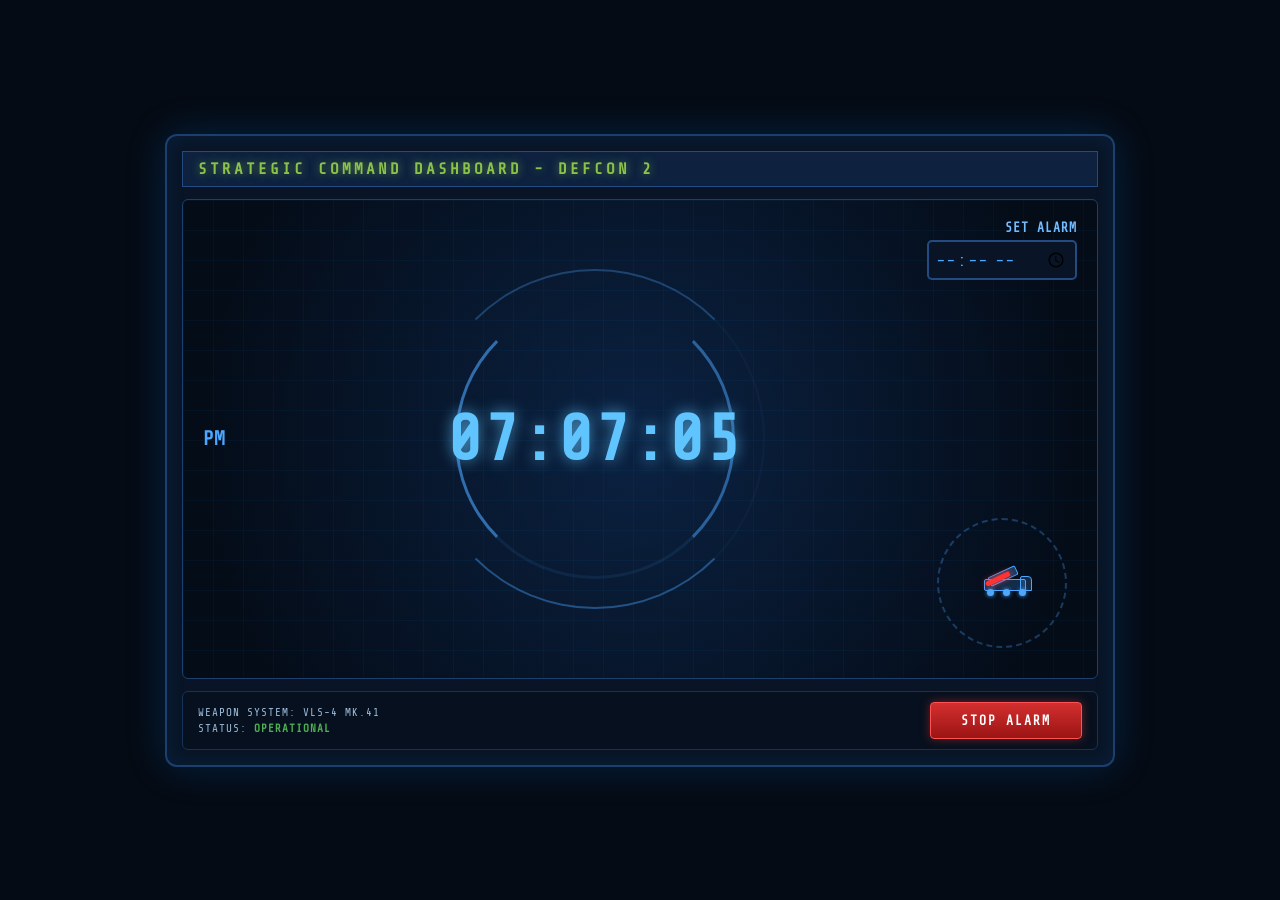
<file: digital alarm clock/index.html>
<!DOCTYPE html>
<html lang="en">
<head>
    <meta charset="UTF-8">
    <meta name="viewport" content="width=device-width, initial-scale=1.0">
    <link rel="stylesheet" href="style.css">
    <link href="https://fonts.googleapis.com/css2?family=Share+Tech+Mono&display=swap" rel="stylesheet">
    <title>Tactical Missile Truck Alarm Clock</title>
</head>
<body onload="updateTime()">

    <div class="command-container">
        <!-- Dashboard Header -->
        <div class="dashboard-header">
            STRATEGIC COMMAND DASHBOARD - DEFCON 2
        </div>

        <!-- Main HUD Screen Area -->
        <div class="hud-screen" id="lcd-screen">
            <div class="hud-grid"></div>

            <!-- Left Panel: AM/PM Indicator -->
            <div class="left-panel">
                <span id="ampm-indicator" class="pm-indicator">--</span>
            </div>

            <!-- Center Panel: Clock Display -->
            <div class="center-panel">
                <!-- Warning Text (Appears 18 seconds before alarm) -->
                <div id="warning-banner" class="warning-banner hidden">HOSTILE MISSILE APPROACHING</div>

                <!-- HUD Countdown/Rings Container -->
                <div class="countdown-wrapper">
                    <div class="ring outer-ring"></div>
                    <div class="ring inner-ring"></div>

                    <!-- Digital Time Display -->
                    <div id="time" class="time-display">00<span class="blink">:</span>00<span class="blink">:</span>00</div>
                </div>
            </div>

            <!-- Right Panel: Set Alarm Input & Bottom-Right Spinning Truck Graphic -->
            <div class="right-panel">
                <div class="side-info">
                    <div class="side-label">SET ALARM</div>
                    <input type="time" id="alarmTime" class="alarm-input">
                </div>

                <!-- Spinning Missile Launcher Truck in the Bottom Right -->
                <div class="bottom-right-truck-area">
                    <div class="spinning-truck-container">
                        <div class="missile-truck">
                            <div class="truck-cab"></div>
                            <div class="truck-body"></div>
                            <div class="launch-pod">
                                <div class="missile"></div>
                            </div>
                            <div class="wheel wheel-1"></div>
                            <div class="wheel wheel-2"></div>
                            <div class="wheel wheel-3"></div>
                        </div>
                    </div>
                </div>
            </div>
        </div>

        <!-- Control Footer with Stop Button -->
        <div class="control-footer">
            <div class="status-info">
                <span>WEAPON SYSTEM: VLS-4 MK.41</span>
                <span>STATUS: <strong class="operational">OPERATIONAL</strong></span>
            </div>
            <div id="stopAlarm" class="stop-btn">STOP ALARM</div>
        </div>
    </div>

    <!-- Audio Elements -->
    <audio id="missileWarning" src="missilewarning.mp3" preload="auto"></audio>
    <audio id="alarmSound" src="missile_explosion.mp3" preload="auto" loop></audio>

    <script src="script.js"></script>
</body>
</html>
</file>
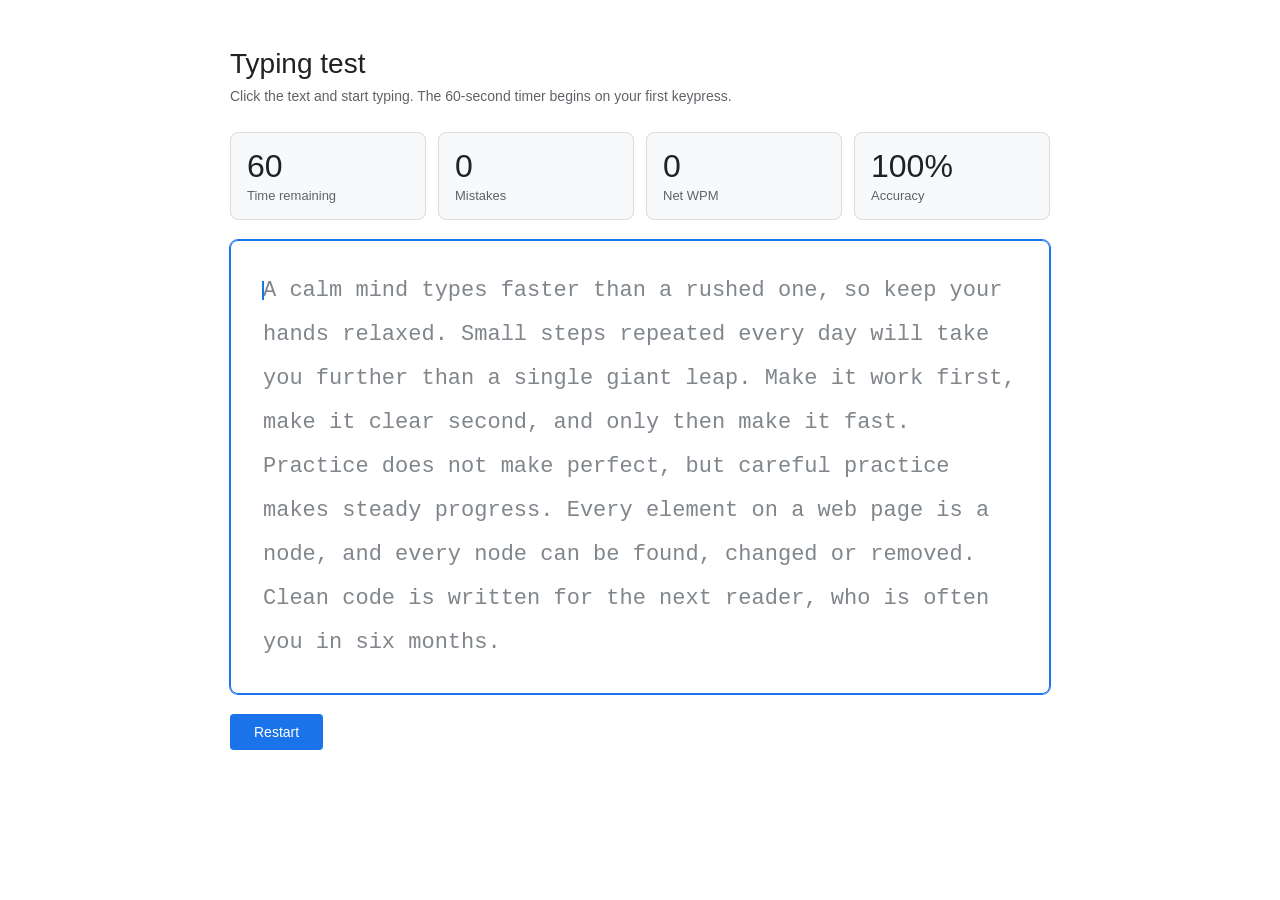
<file: type speed tester/index.html>
<!DOCTYPE html>
<html lang="en">
<head>
  <meta charset="UTF-8">
  <meta name="viewport" content="width=device-width, initial-scale=1">
  <title>Typing test</title>
  <link rel="stylesheet" href="style.css">
</head>
<body>
  <main class="app">
    <h1>Typing test</h1>
    <p class="hint" id="hint">Click the text and start typing. The 60-second timer begins on your first keypress.</p>

    <section class="stats" aria-label="Live results">
      <div class="card" id="timeCard">
        <span class="value" id="time">60</span>
        <span class="label">Time remaining</span>
      </div>
      <div class="card">
        <span class="value" id="mistakes">0</span>
        <span class="label">Mistakes</span>
      </div>
      <div class="card">
        <span class="value" id="wpm">0</span>
        <span class="label">Net WPM</span>
      </div>
      <div class="card">
        <span class="value" id="accuracy">100%</span>
        <span class="label">Accuracy</span>
      </div>
    </section>

    <section class="typing" id="typing">
      <div class="quote" id="quote" aria-label="Text to type"></div>
      <textarea id="input" aria-label="Type the text shown above"
        autocomplete="off" autocapitalize="off" autocorrect="off" spellcheck="false"></textarea>
    </section>

    <button id="restart" type="button">Restart</button>
  </main>
  <script src="script.js"></script>
</body>
</html>
</file>
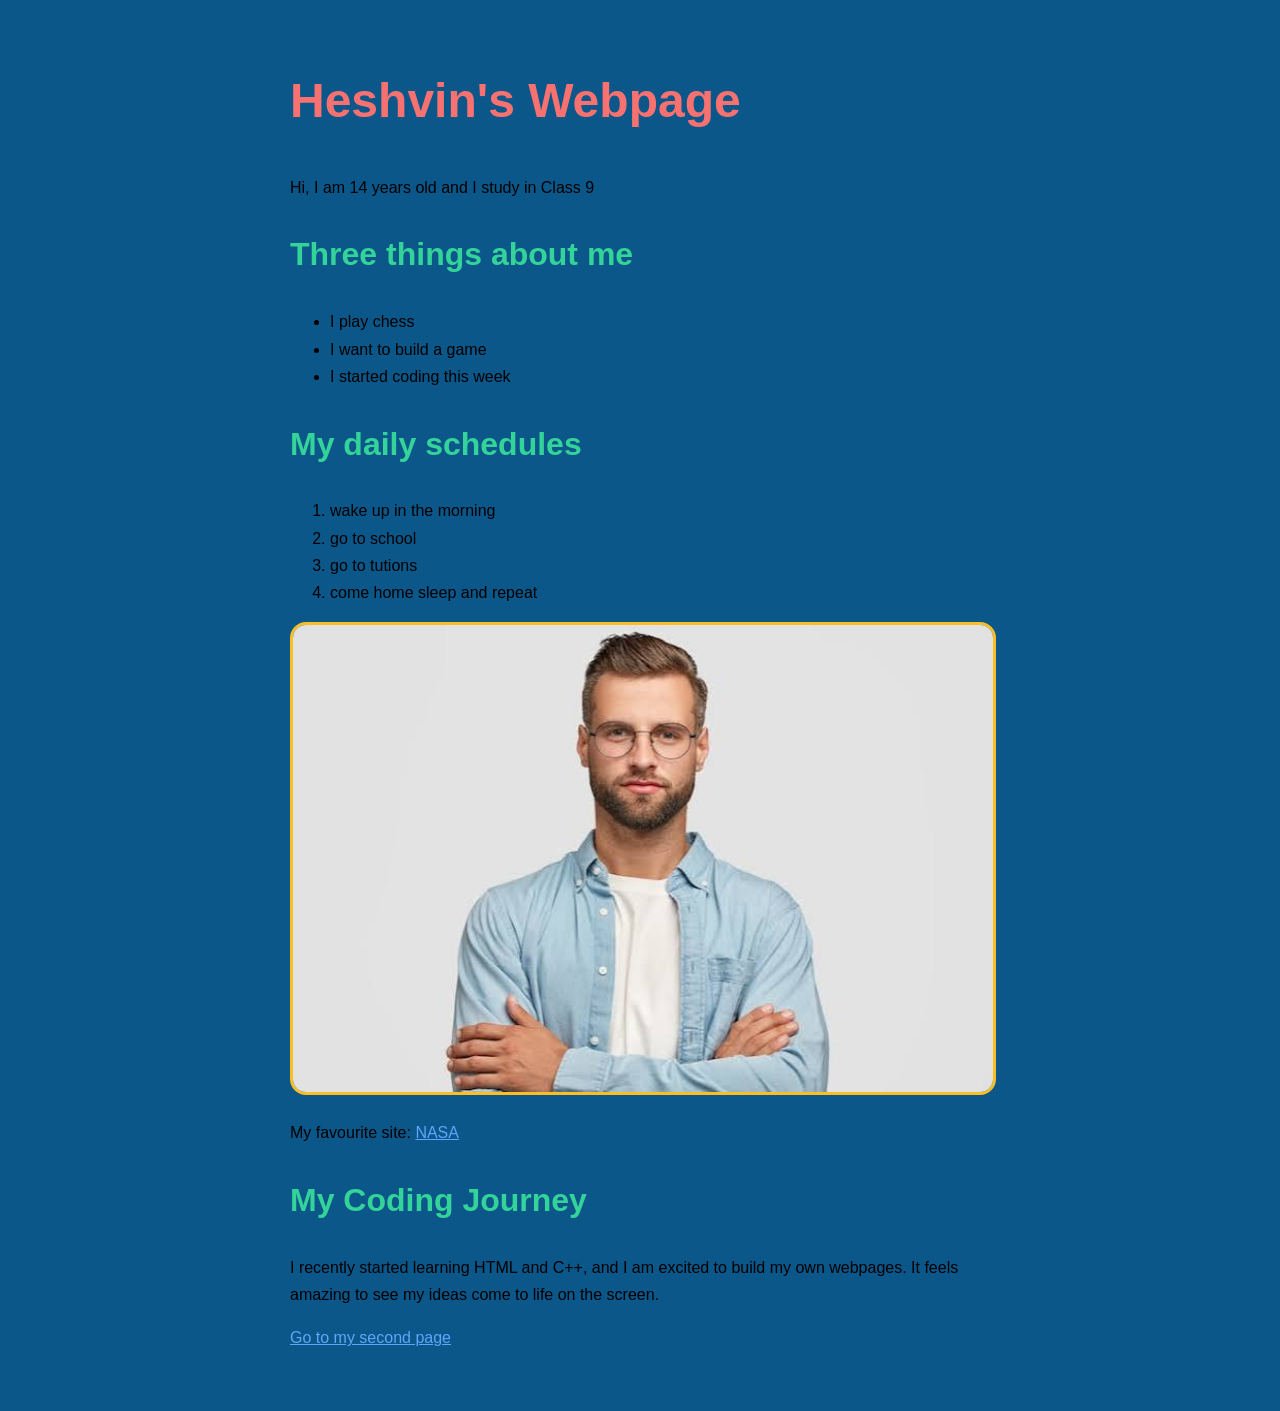
<file: week 1/index.html>
<!DOCTYPE html>
<html>
<head>
  <style>
    body {
      font-family: Arial, sans-serif;
      background: #0b578a; 
      color: #000000;     
      max-width: 700px;
      margin: 60px auto;
      padding: 0 24px;
      line-height: 1.7;
    }
    h1 {
      color: #F87171; /* red heading */
      font-size: 48px;
    }
    h2 {
      color: #34D399; /* green subheading */
      font-size: 32px;
    }
    img {
      width: 100%;
      border-radius: 16px;
      border: 3px solid #FBBF24; /* yellow border */
    }
    a {
      color: #60A5FA; /* blue links */
    }
  </style>
  <title>My First Page</title>
</head>
<body>
  <h1>Heshvin's Webpage</h1>
  <p>Hi, I am 14 years old and I study in Class 9</p>
  <h2>Three things about me</h2>
  <ul>
    <li>I play chess</li>
    <li>I want to build a game</li>
    <li>I started coding this week</li>
  </ul>

  <h2>My daily schedules</h2>
  <ol>
    <li>wake up in the morning </li>
    <li>go to school</li>
    <li>go to tutions </li>
    <li>come home sleep and repeat </li>
  </ol>

  <img src="images.jpg" alt="A photo of me">

  <p>
    My favourite site:
    <a href="https://www.nasa.gov">NASA</a>
  </p>

  <h2>My Coding Journey</h2>
  <p>I recently started learning HTML and C++, and I am excited to build my own webpages. It feels amazing to see my ideas come to life on the screen.</p>
  
  <p>
    <a href="second.html">Go to my second page</a>
  </p>
</body>
</html>
</file>
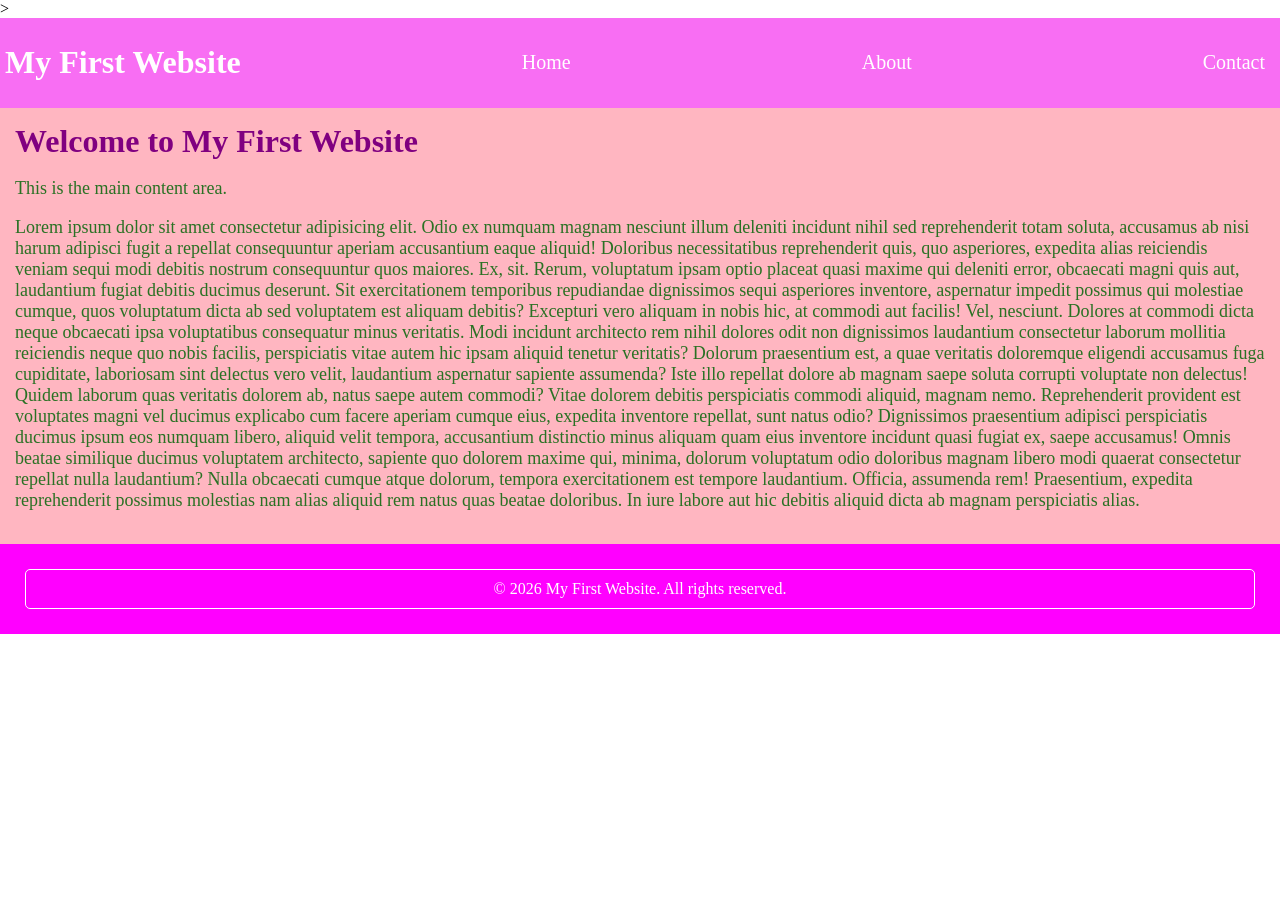
<file: week 2/index.html>
<!DOCTYPE html>
<html lang="en">>
<head>
    <meta charset="UTF-8">
    <meta name="viewport" content="width=device-width, initial-scale=1.0">
    <title>My First Website - TFW</title>
    <link rel="stylesheet" href="style.css">
</head>
<body>

    <!-- Header Content -->

    <header class="header">
        <h1>My First Website</h1>
        <a href="/">Home</a>
        <a href="/about.html">About</a>
        <a href="/contact.html">Contact</a>
    </header>

    <!-- Main Content -->

    <div class="main-content">
        <h1>Welcome to My First Website</h1>
        <p>This is the main content area.</p>
        <p>Lorem ipsum dolor sit amet consectetur adipisicing elit. Odio ex numquam magnam nesciunt illum deleniti incidunt nihil sed reprehenderit totam soluta, accusamus ab nisi harum adipisci fugit a repellat consequuntur aperiam accusantium eaque aliquid! Doloribus necessitatibus reprehenderit quis, quo asperiores, expedita alias reiciendis veniam sequi modi debitis nostrum consequuntur quos maiores. Ex, sit. Rerum, voluptatum ipsam optio placeat quasi maxime qui deleniti error, obcaecati magni quis aut, laudantium fugiat debitis ducimus deserunt. Sit exercitationem temporibus repudiandae dignissimos sequi asperiores inventore, aspernatur impedit possimus qui molestiae cumque, quos voluptatum dicta ab sed voluptatem est aliquam debitis? Excepturi vero aliquam in nobis hic, at commodi aut facilis! Vel, nesciunt. Dolores at commodi dicta neque obcaecati ipsa voluptatibus consequatur minus veritatis. Modi incidunt architecto rem nihil dolores odit non dignissimos laudantium consectetur laborum mollitia reiciendis neque quo nobis facilis, perspiciatis vitae autem hic ipsam aliquid tenetur veritatis? Dolorum praesentium est, a quae veritatis doloremque eligendi accusamus fuga cupiditate, laboriosam sint delectus vero velit, laudantium aspernatur sapiente assumenda? Iste illo repellat dolore ab magnam saepe soluta corrupti voluptate non delectus! Quidem laborum quas veritatis dolorem ab, natus saepe autem commodi? Vitae dolorem debitis perspiciatis commodi aliquid, magnam nemo. Reprehenderit provident est voluptates magni vel ducimus explicabo cum facere aperiam cumque eius, expedita inventore repellat, sunt natus odio? Dignissimos praesentium adipisci perspiciatis ducimus ipsum eos numquam libero, aliquid velit tempora, accusantium distinctio minus aliquam quam eius inventore incidunt quasi fugiat ex, saepe accusamus! Omnis beatae similique ducimus voluptatem architecto, sapiente quo dolorem maxime qui, minima, dolorum voluptatum odio doloribus magnam libero modi quaerat consectetur repellat nulla laudantium? Nulla obcaecati cumque atque dolorum, tempora exercitationem est tempore laudantium. Officia, assumenda rem! Praesentium, expedita reprehenderit possimus molestias nam alias aliquid rem natus quas beatae doloribus. In iure labore aut hic debitis aliquid dicta ab magnam perspiciatis alias.</p>
    </div>

    <!-- Footer Content -->

    <footer class="footer">
        <p>&copy; 2026 My First Website. All rights reserved.</p>
    </footer>    
</body>
</html>
</file>
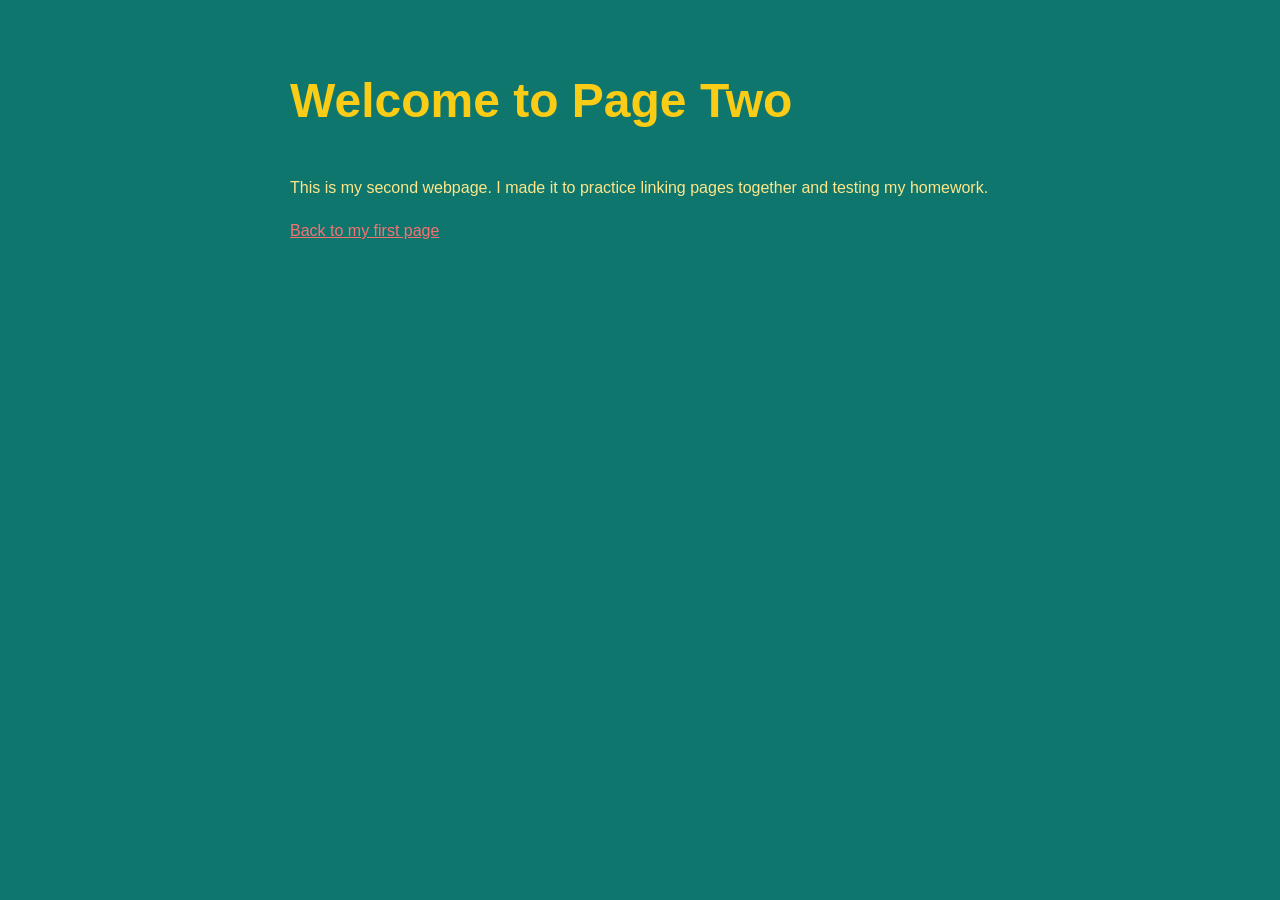
<file: week 1/second.html>
<!DOCTYPE html>
<html>
<head>
  <style>
    body {
      font-family: Arial, sans-serif;
      background: #0F766E; 
      color: #FDE68A;      
      max-width: 700px;
      margin: 60px auto;
      padding: 0 24px;
      line-height: 1.7;
    }
    h1 {
      color: #FACC15; 
      font-size: 48px;
    }
    a {
      color: #F87171; 
    }
  </style>
  <title>My Second Page</title>
</head>
<body>
  <h1>Welcome to Page Two</h1>
  <p>This is my second webpage. I made it to practice linking pages together and testing my homework.</p>
  
  <p>
    <a href="index.html">Back to my first page</a>
  </p>
</body>
</html>
</file>
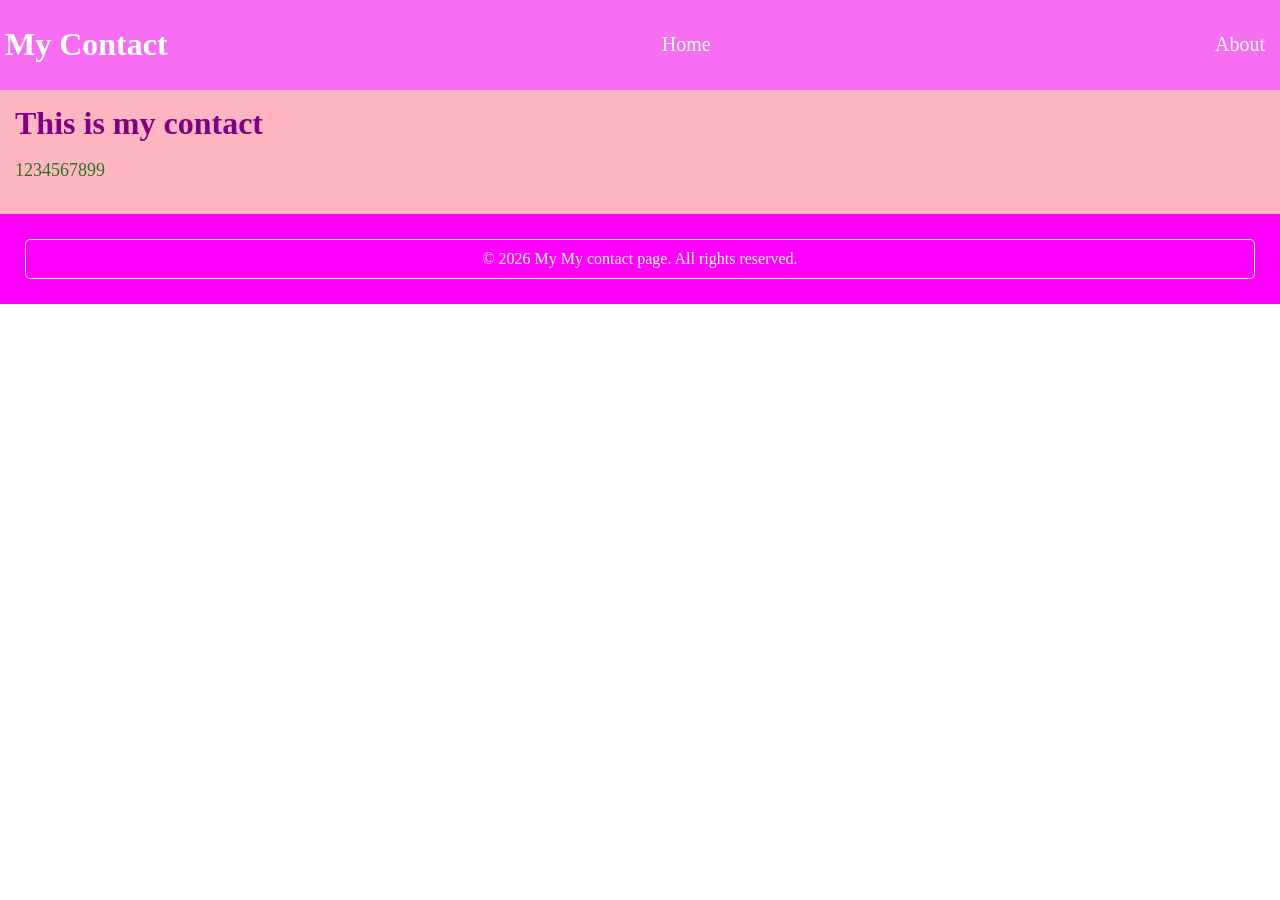
<file: week 2/conact.html>
<!DOCTYPE html>
<html lang="en">
<head>
    <meta charset="UTF-8">
    <meta name="viewport" content="width=device-width, initial-scale=1.0">
    <title>CONTACT</title>
    <link rel="stylesheet" href="style.css">
</head>   
<body>
    <header class="header">
         <h1>My Contact </h1>
         <a href="/">Home</a>
         <a href="/about.html">About</a>
        </header>
  <div class="main-content">
        <h1>This is my contact</h1>
        <p>1234567899</p>
        
    </div> 
    <footer class="footer">
        <p>&copy; 2026 My My contact page. All rights reserved.</p>
    </footer>          
</body>
</file>
<file: digital alarm clock/style.css>
@import url('https://fonts.googleapis.com/css2?family=Share+Tech+Mono&display=swap');

* {
    margin: 0;
    padding: 0;
    box-sizing: border-box;
}

body {
    background-color: #050b14;
    font-family: 'Share Tech Mono', monospace;
    display: flex;
    justify-content: center;
    align-items: center;
    min-height: 100vh;
    color: #4da6ff;
    overflow: hidden;
}

/* Main Dashboard Outer Casing */
.command-container {
    width: 950px;
    background: #091526;
    border: 2px solid #1c3f6e;
    border-radius: 12px;
    box-shadow: 0 0 40px rgba(0, 132, 255, 0.2), inset 0 0 20px rgba(0, 132, 255, 0.1);
    display: flex;
    flex-direction: column;
    padding: 15px;
}

/* Dashboard Header */
.dashboard-header {
    background: #0e223f;
    color: #8bc34a;
    font-size: 16px;
    font-weight: bold;
    letter-spacing: 3px;
    padding: 8px 15px;
    border: 1px solid #234b82;
    margin-bottom: 12px;
    text-shadow: 0 0 8px rgba(139, 195, 74, 0.6);
}

/* HUD Screen Canvas */
.hud-screen {
    position: relative;
    height: 480px;
    background: radial-gradient(circle, #0b2242 0%, #040c18 85%);
    border: 1px solid #1c3f6e;
    border-radius: 6px;
    display: flex;
    justify-content: space-between;
    align-items: center;
    padding: 20px;
    overflow: hidden;
    transition: background 0.3s;
}

/* Background Grid Lines */
.hud-grid {
    position: absolute;
    top: 0; left: 0; width: 100%; height: 100%;
    background-image: 
        linear-gradient(rgba(0, 150, 255, 0.05) 1px, transparent 1px),
        linear-gradient(90deg, rgba(0, 150, 255, 0.05) 1px, transparent 1px);
    background-size: 30px 30px;
    pointer-events: none;
}

/* Warning Banner */
.warning-banner {
    position: absolute;
    top: 15px;
    font-size: 18px;
    font-weight: bold;
    letter-spacing: 3px;
    color: #ff3333;
    text-shadow: 0 0 10px rgba(255, 51, 51, 0.8);
    animation: warningBlink 0.5s infinite alternate;
    z-index: 10;
}

.hidden {
    display: none;
}

@keyframes warningBlink {
    0% { opacity: 0.3; }
    100% { opacity: 1; }
}

/* Left & Right Panels */
.left-panel {
    font-size: 20px;
    font-weight: bold;
    width: 60px;
    z-index: 2;
}

.right-panel {
    width: 150px;
    height: 100%;
    display: flex;
    flex-direction: column;
    justify-content: space-between;
    z-index: 2;
}

.side-label {
    font-size: 13px;
    font-weight: bold;
    color: #72bcff;
    margin-bottom: 5px;
    text-align: right;
    letter-spacing: 1px;
}

.alarm-input {
    background: #091526;
    border: 2px solid #234b82;
    border-radius: 5px;
    font-family: 'Share Tech Mono', monospace;
    font-size: 18px;
    color: #4da6ff;
    padding: 6px;
    width: 100%;
    outline: none;
    cursor: pointer;
}

/* Bottom-Right Truck Display Container */
.bottom-right-truck-area {
    display: flex;
    justify-content: center;
    align-items: flex-end;
    margin-bottom: 10px;
}

/* Center Panel / HUD Graphic Container */
.center-panel {
    display: flex;
    flex-direction: column;
    align-items: center;
    justify-content: center;
    flex-grow: 1;
    position: relative;
}

.countdown-wrapper {
    position: relative;
    width: 360px;
    height: 360px;
    display: flex;
    flex-direction: column;
    justify-content: center;
    align-items: center;
}

/* HUD Rotating Rings */
.ring {
    position: absolute;
    border-radius: 50%;
    border-style: solid;
    pointer-events: none;
}

.outer-ring {
    width: 340px;
    height: 340px;
    border-width: 2px;
    border-color: rgba(77, 166, 255, 0.3) rgba(77, 166, 255, 0.05) rgba(77, 166, 255, 0.4) transparent;
    animation: rotateClockwise 15s linear infinite;
}

.inner-ring {
    width: 280px;
    height: 280px;
    border-width: 3px;
    border-color: transparent rgba(77, 166, 255, 0.5) rgba(77, 166, 255, 0.1) rgba(77, 166, 255, 0.6);
    animation: rotateCounterClockwise 10s linear infinite;
}

@keyframes rotateClockwise {
    0% { transform: rotate(0deg); }
    100% { transform: rotate(360deg); }
}

@keyframes rotateCounterClockwise {
    0% { transform: rotate(0deg); }
    100% { transform: rotate(-360deg); }
}

/* Spinning Missile Launcher Truck Graphic */
.spinning-truck-container {
    position: relative;
    width: 130px;
    height: 130px;
    border: 2px dashed rgba(77, 166, 255, 0.3);
    border-radius: 50%;
    display: flex;
    justify-content: center;
    align-items: center;
    animation: spinTruck 8s linear infinite;
    pointer-events: none;
}

.missile-truck {
    position: relative;
    width: 60px;
    height: 26px;
}

.truck-body {
    position: absolute;
    bottom: 5px;
    left: 12px;
    width: 42px;
    height: 12px;
    background: rgba(77, 166, 255, 0.2);
    border: 1px solid #4da6ff;
    border-radius: 2px;
}

.truck-cab {
    position: absolute;
    bottom: 5px;
    left: 48px;
    width: 12px;
    height: 15px;
    background: rgba(77, 166, 255, 0.2);
    border: 1px solid #4da6ff;
    border-radius: 2px 4px 0 0;
}

.launch-pod {
    position: absolute;
    bottom: 15px;
    left: 16px;
    width: 30px;
    height: 10px;
    background: rgba(77, 166, 255, 0.3);
    border: 1px solid #4da6ff;
    transform: rotate(-25deg);
    border-radius: 2px;
}

.missile {
    position: absolute;
    top: 2px;
    left: -5px;
    width: 26px;
    height: 5px;
    background: #ff3333;
    border-radius: 6px 2px 2px 6px;
    box-shadow: 0 0 6px #ff3333;
}

.wheel {
    position: absolute;
    bottom: 0;
    width: 7px;
    height: 7px;
    background: #4da6ff;
    border-radius: 50%;
    box-shadow: 0 0 4px #4da6ff;
}

.wheel-1 { left: 15px; }
.wheel-2 { left: 31px; }
.wheel-3 { left: 47px; }

@keyframes spinTruck {
    0% { transform: rotate(0deg); }
    100% { transform: rotate(360deg); }
}

/* Digital Time Readout */
.time-display {
    font-size: 64px;
    font-weight: bold;
    color: #60c5ff;
    letter-spacing: 2px;
    text-shadow: 0 0 15px rgba(96, 197, 255, 0.7);
    z-index: 5;
}

.blink {
    animation: blinkColon 1s infinite;
}

@keyframes blinkColon {
    0%, 50% { opacity: 1; }
    51%, 100% { opacity: 0.2; }
}

/* Footer & Stop Button */
.control-footer {
    display: flex;
    justify-content: space-between;
    align-items: center;
    background: #07101e;
    margin-top: 12px;
    padding: 10px 15px;
    border: 1px solid #153259;
    border-radius: 6px;
}

.status-info {
    display: flex;
    flex-direction: column;
    font-size: 11px;
    color: #9cbcdb;
    gap: 3px;
    letter-spacing: 1px;
}

.operational {
    color: #4caf50;
}

.stop-btn {
    background: linear-gradient(to bottom, #d32f2f, #9c1414);
    color: #fff;
    font-size: 13px;
    font-weight: 900;
    letter-spacing: 2px;
    padding: 10px 30px;
    border-radius: 4px;
    cursor: pointer;
    border: 1px solid #ff5252;
    box-shadow: 0 0 10px rgba(211, 47, 47, 0.5);
    transition: transform 0.1s;
}

.stop-btn:active {
    transform: scale(0.96);
}

/* Alarm Ringing Background Effect */
@keyframes alarmFlash {
    0%, 100% { background: radial-gradient(circle, #0b2242 0%, #040c18 85%); }
    50% { background: radial-gradient(circle, #420b0b 0%, #180404 85%); }
}
.ringing {
    animation: alarmFlash 1s infinite;
}
</file>
<file: type speed tester/style.css>
:root {
  --bg: #ffffff;
  --surface: #f8f9fa;
  --border: #dadce0;
  --text: #202124;
  --muted: #5f6368;
  --pending: #80868b;
  --blue: #1a73e8;
  --blue-hover: #1765cc;
  --green: #188038;
  --green-bg: rgba(24, 128, 56, 0.08);
  --red: #d93025;
  --red-bg: rgba(217, 48, 37, 0.16);
}

* { box-sizing: border-box; }

body {
  margin: 0;
  background: var(--bg);
  color: var(--text);
  font-family: "Google Sans", Roboto, "Segoe UI", Arial, sans-serif;
  display: flex;
  justify-content: center;
  padding: 48px 20px;
}

.app { width: 100%; max-width: 820px; }

h1 { margin: 0 0 8px; font-size: 28px; font-weight: 400; }
.hint { margin: 0 0 28px; color: var(--muted); font-size: 14px; }

/* Telemetry cards */
.stats {
  display: grid;
  grid-template-columns: repeat(4, 1fr);
  gap: 12px;
  margin-bottom: 20px;
}
.card {
  background: var(--surface);
  border: 1px solid var(--border);
  border-radius: 8px;
  padding: 16px;
  display: flex;
  flex-direction: column;
  gap: 4px;
}
.value { font-size: 32px; line-height: 1.1; font-variant-numeric: tabular-nums; }
.label { font-size: 13px; color: var(--muted); }
.card.low .value { color: var(--red); }

/* Typing area */
.typing {
  position: relative;
  border: 1px solid var(--border);
  border-radius: 8px;
  padding: 28px 32px;
  margin-bottom: 20px;
  transition: border-color 0.15s, box-shadow 0.15s;
}
.typing:focus-within {
  border-color: var(--blue);
  box-shadow: 0 0 0 1px var(--blue);
}
.typing.done { background: var(--surface); }

.quote {
  font-family: "Roboto Mono", "SF Mono", Consolas, "Courier New", monospace;
  font-size: 22px;
  line-height: 2;
  white-space: pre-wrap;
  color: var(--pending);
  user-select: none;
}
.word { display: inline-block; white-space: nowrap; }

.char { border-radius: 3px; position: relative; }
.char.correct { color: var(--green); background: var(--green-bg); }
.char.incorrect { color: var(--red); background: var(--red-bg); }

/* Blinking caret on the active character */
.char.current::before {
  content: "";
  position: absolute;
  left: -1px;
  top: 12%;
  height: 76%;
  width: 2px;
  background: var(--blue);
  animation: blink 1s steps(1) infinite;
}
@keyframes blink { 50% { opacity: 0; } }

/* Transparent textarea that captures keystrokes */
#input {
  position: absolute;
  inset: 0;
  width: 100%;
  height: 100%;
  opacity: 0;
  resize: none;
  border: 0;
  cursor: text;
}

button {
  font: inherit;
  font-size: 14px;
  font-weight: 500;
  color: #fff;
  background: var(--blue);
  border: 0;
  border-radius: 4px;
  padding: 10px 24px;
  cursor: pointer;
  transition: background 0.15s;
}
button:hover { background: var(--blue-hover); }
button:focus-visible { outline: 2px solid var(--blue); outline-offset: 2px; }

@media (max-width: 640px) {
  .stats { grid-template-columns: repeat(2, 1fr); }
  .quote { font-size: 18px; }
  .typing { padding: 20px; }
}

@media (prefers-reduced-motion: reduce) {
  .char.current::before { animation: none; }
}
</file>
<file: week 2/style.css>
body{
    margin: 0;
    padding: 0;
}

/* This is a comment ctrl + / */

.header{

    background-color: rgba(245, 43, 238, 0.684);
    color: white;
    display: flex;
    justify-content: space-between;
    align-items: center;
    padding: 5px;
    margin:0;

}

.header a{
    text-decoration: none;
    color: white;
    font-size: 20px;
    margin-right: 10px
}

.header a:hover{
    color: black;
    transition: 0.5s;
}

/* Main Content Styles */

.main-content{
    background-color: lightpink;
    margin: 0;
    padding: 15px;

}

.main-content h1{
    margin:0;
    color: purple;
}

.main-content p{
    font-size: 18px;
    color: rgb(42, 113, 36)
}

/* Footer Styles */

.footer{
    background-color: magenta;
    margin:0;
    padding:25px;
}

.footer p{
    margin: 0;
    text-align: center;
    color: white;
    border: 1px solid white;
    border-radius: 5px;
    padding: 10px;
}
</file>
